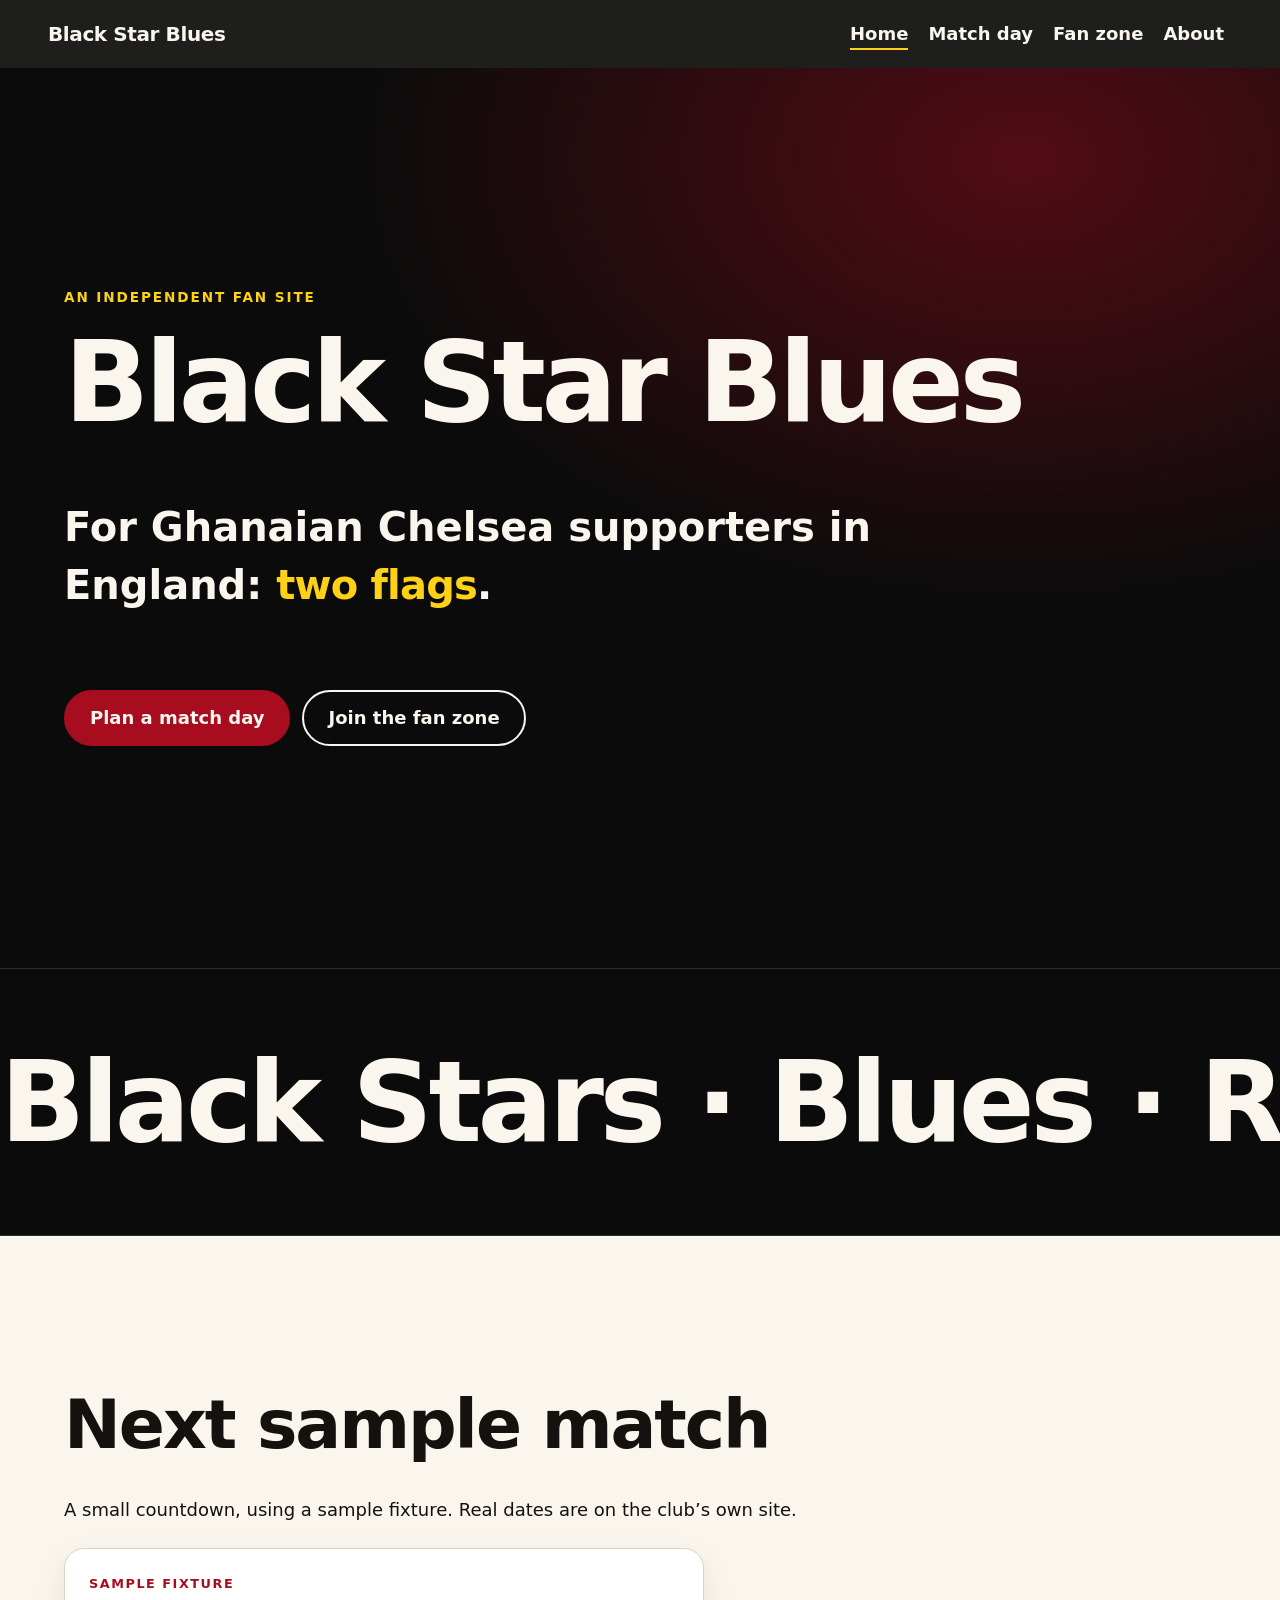
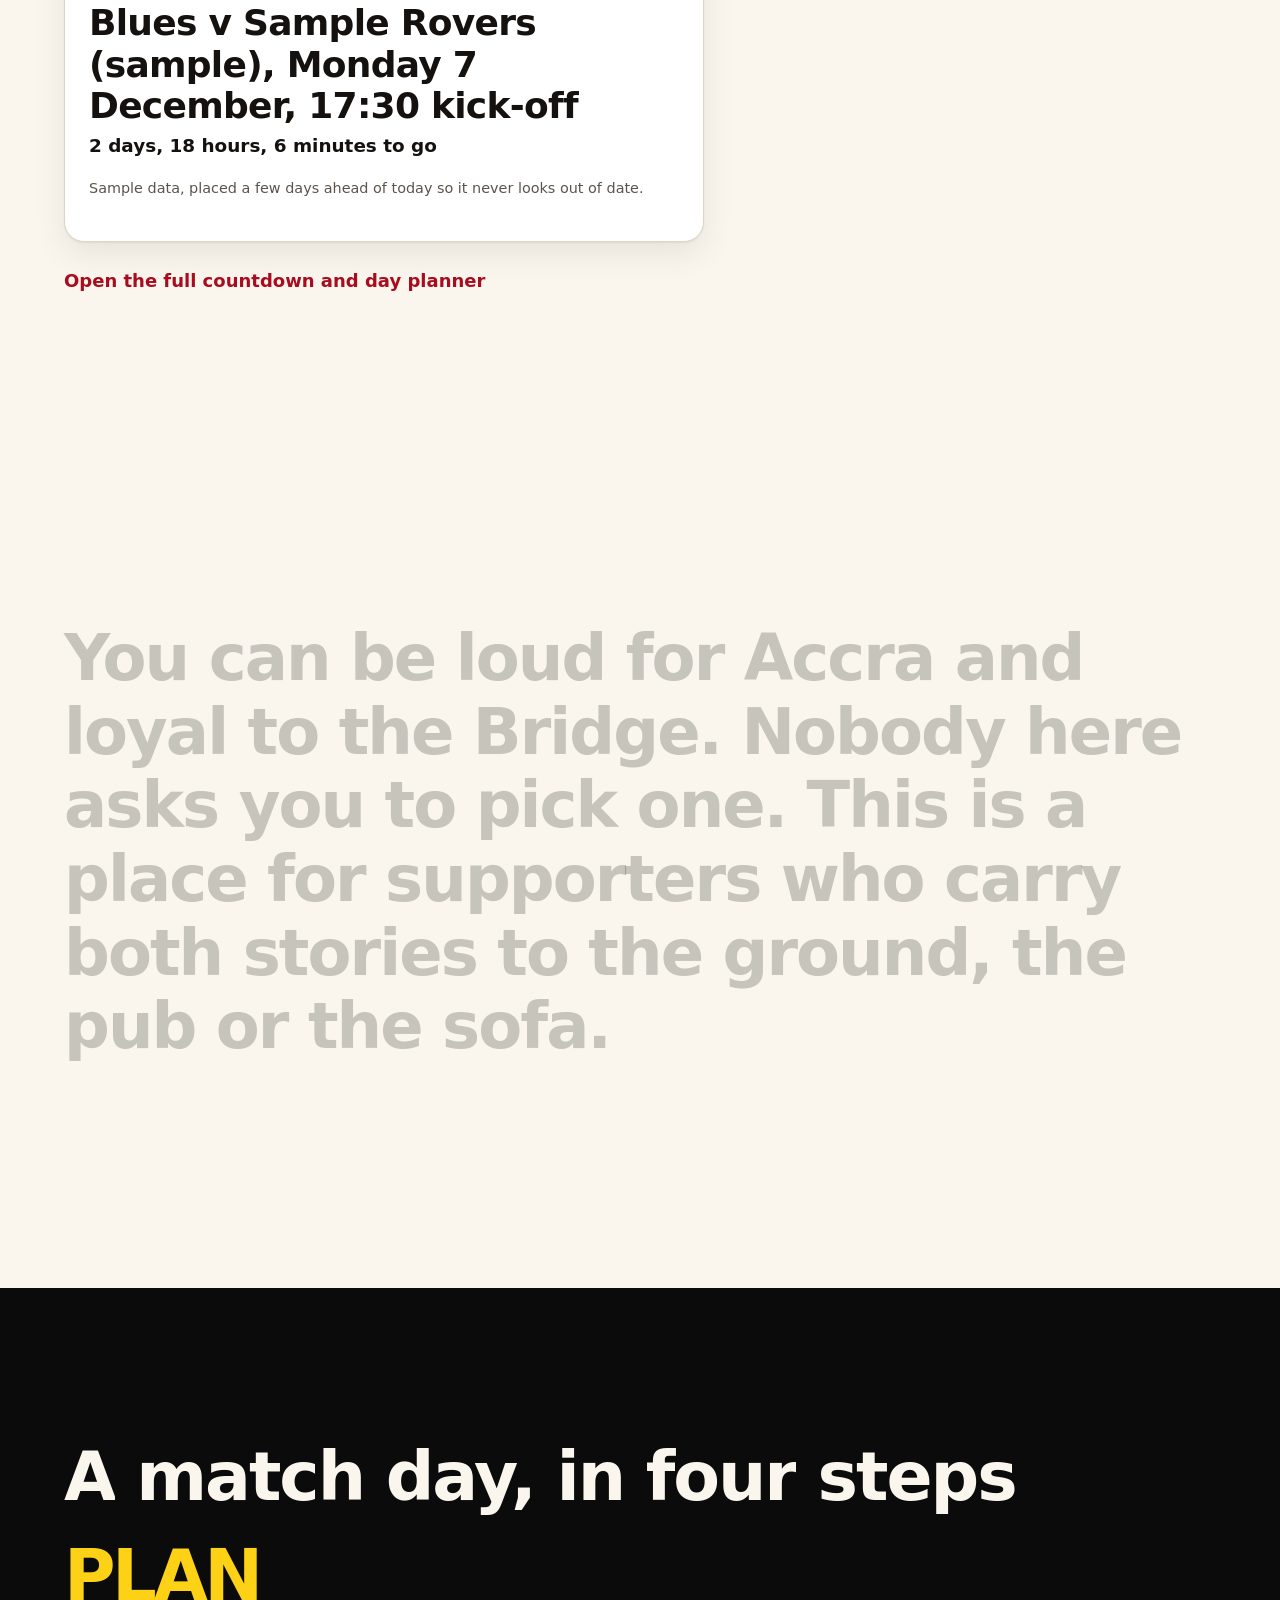
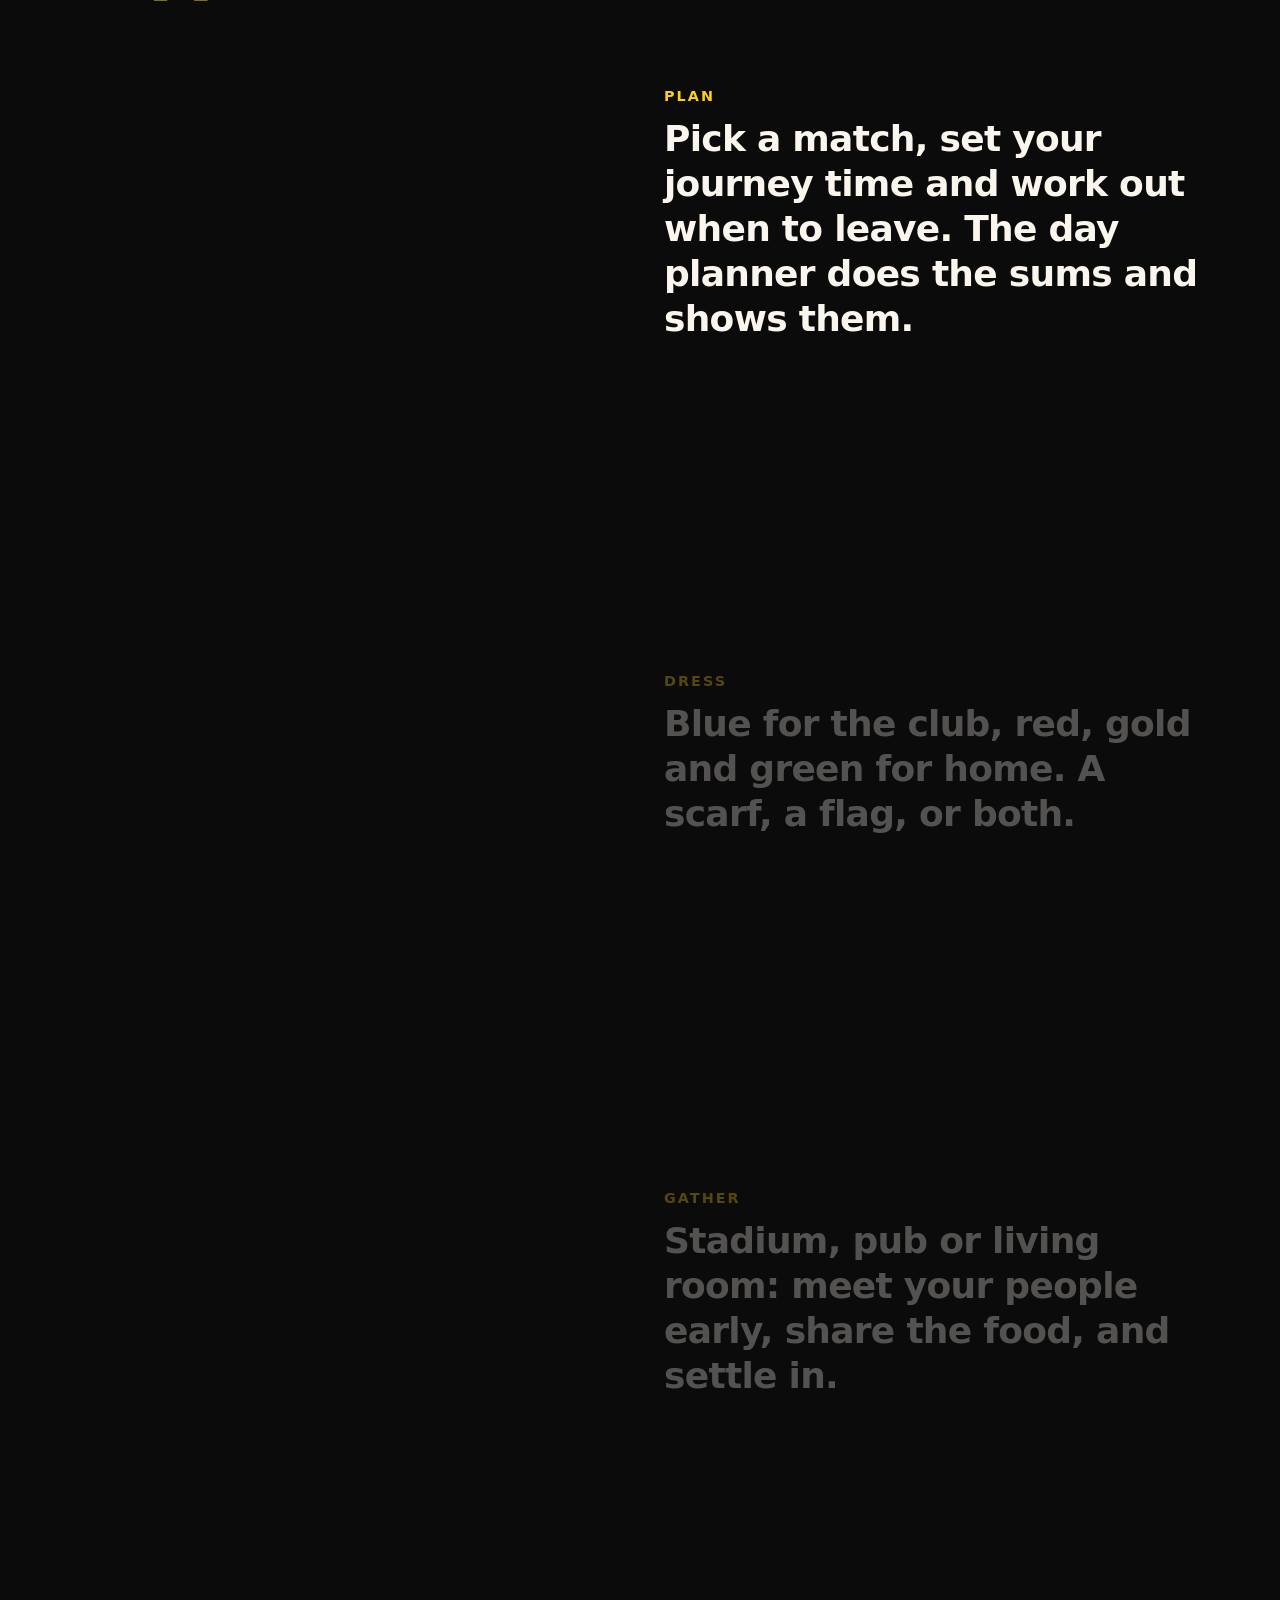
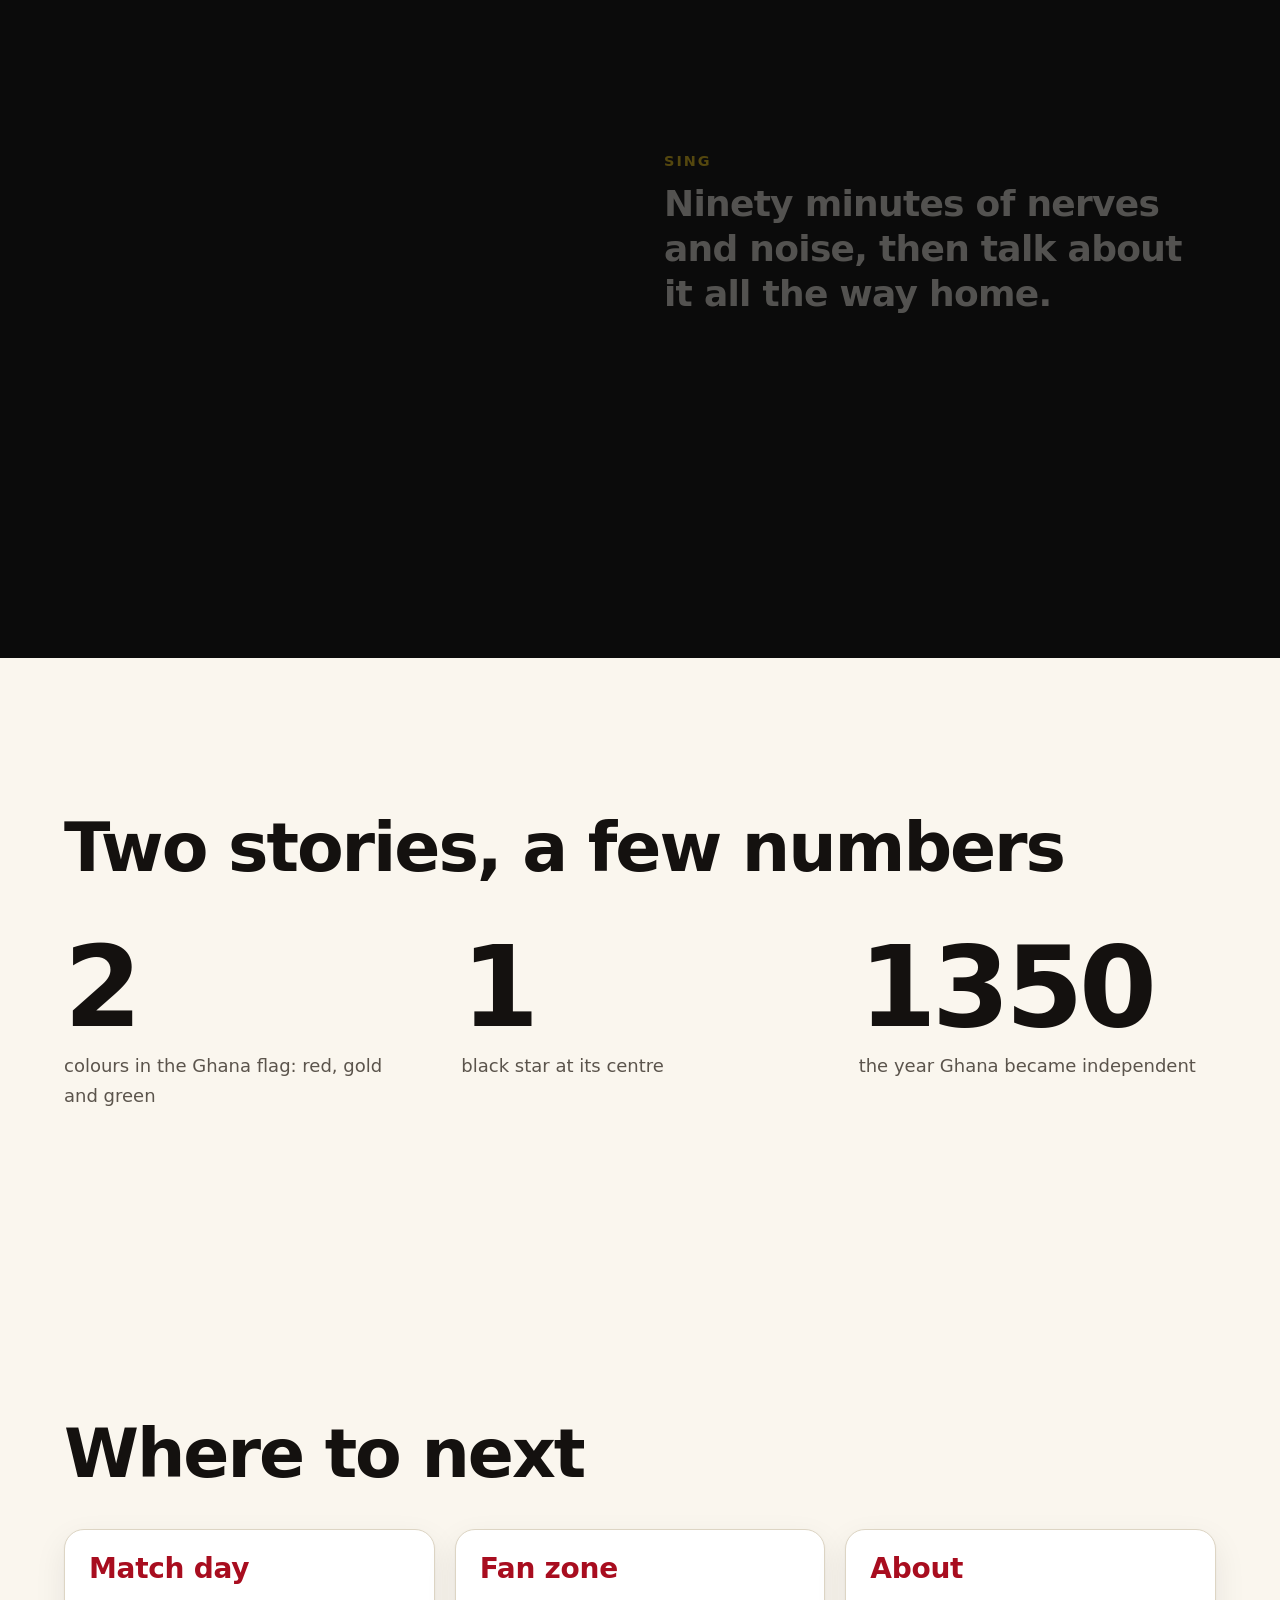
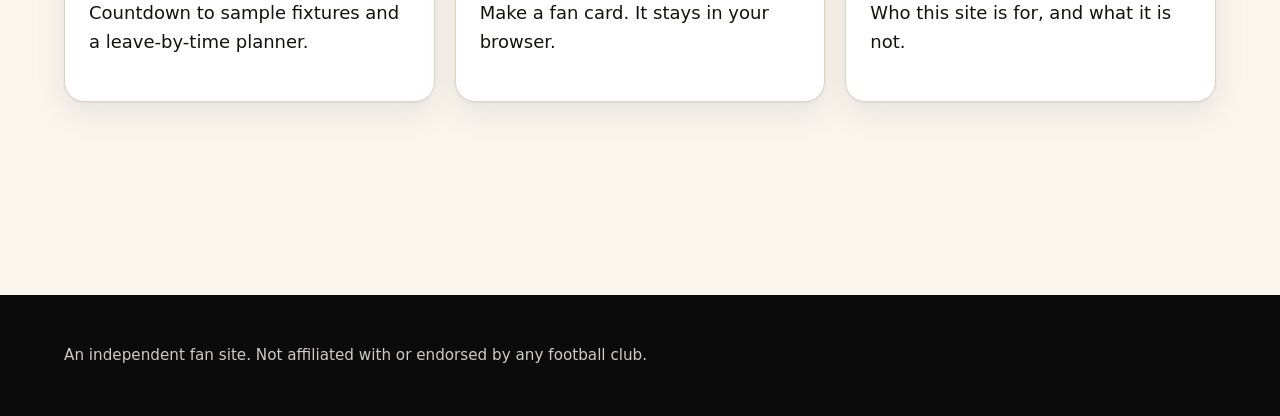
<file: index.html>
<!doctype html>
<html lang="en">
<head>
<meta charset="utf-8">
<meta name="viewport" content="width=device-width, initial-scale=1">
<title>Home | Black Star Blues</title>
<meta name="description" content="An independent fan site for Ghanaian Chelsea supporters in England: match-day countdown, a plan-your-day tool and a fan sign-up.">
<link rel="stylesheet" href="css/tokens.css">
<link rel="stylesheet" href="css/layout.css">
<link rel="stylesheet" href="css/site.css">
</head>
<body>
<a class="skip" href="#main">Skip to content</a>
<header class="site-header"><a class="brand" href="index.html">Black Star Blues</a>
<nav aria-label="Main"><a href="index.html">Home</a><a href="pages/match-day.html">Match day</a><a href="pages/fan-zone.html">Fan zone</a><a href="pages/about.html">About</a></nav></header>
<main id="main">
<section class="hero" aria-labelledby="hero-title">
<p class="eyebrow">An independent fan site</p>
<h1 id="hero-title">Black Star Blues</h1>
<p class="lead">For Ghanaian Chelsea supporters in England: <span class="kinetic" data-words="two flags|one love|red, gold and green|blue on match day">two flags</span>.</p>
<p class="hero-actions"><a class="btn" href="pages/match-day.html">Plan a match day</a> <a class="btn btn-ghost" href="pages/fan-zone.html">Join the fan zone</a></p>
</section>

<section class="band band-dark" aria-label="Words from the stands">
<div class="marquee" aria-hidden="true"><p>Black Stars &middot; Blues &middot; Red, gold and green &middot; Kenkey and chips &middot; West London &middot; Accra and Fulham &middot; Together &middot; Black Stars &middot; Blues &middot; Red, gold and green &middot; Kenkey and chips &middot; West London &middot; Accra and Fulham &middot; Together &middot;</p></div>
</section>

<section class="section" aria-labelledby="next-title">
<h2 id="next-title">Next sample match</h2>
<p>A small countdown, using a sample fixture. Real dates are on the club&rsquo;s own site.</p>
<div class="tool" data-tool="next-match">
<p class="tool-label">Sample fixture</p>
<p class="big" data-next-title>Loading&hellip;</p>
<p class="tool-time" data-next-countdown></p>
<p class="note">Sample data, placed a few days ahead of today so it never looks out of date.</p>
</div>
<p><a class="link" href="pages/match-day.html">Open the full countdown and day planner</a></p>
</section>

<section class="section statement-section" aria-label="Our idea">
<p class="statement" data-statement>You can be loud for Accra and loyal to the Bridge. Nobody here asks you to pick one. This is a place for supporters who carry both stories to the ground, the pub or the sofa.</p>
</section>

<section class="section band-dark scrolly" aria-labelledby="day-title">
<h2 id="day-title">A match day, in four steps</h2>
<div class="scrolly-word" aria-hidden="true" data-scrolly-word>Plan</div>
<ol class="steps">
<li class="step" data-word="Plan"><h3>Plan</h3><p>Pick a match, set your journey time and work out when to leave. The day planner does the sums and shows them.</p></li>
<li class="step" data-word="Dress"><h3>Dress</h3><p>Blue for the club, red, gold and green for home. A scarf, a flag, or both.</p></li>
<li class="step" data-word="Gather"><h3>Gather</h3><p>Stadium, pub or living room: meet your people early, share the food, and settle in.</p></li>
<li class="step" data-word="Sing"><h3>Sing</h3><p>Ninety minutes of nerves and noise, then talk about it all the way home.</p></li>
</ol>
</section>

<section class="section" aria-labelledby="facts-title">
<h2 id="facts-title">Two stories, a few numbers</h2>
<ul class="stats">
<li><span class="num" data-count="3">3</span><span class="label">colours in the Ghana flag: red, gold and green</span></li>
<li><span class="num" data-count="1">1</span><span class="label">black star at its centre</span></li>
<li><span class="num" data-count="1957">1957</span><span class="label">the year Ghana became independent</span></li>
</ul>
</section>

<section class="section" aria-labelledby="go-title">
<h2 id="go-title">Where to next</h2>
<ul class="cards">
<li class="card"><h3><a href="pages/match-day.html">Match day</a></h3><p>Countdown to sample fixtures and a leave-by-time planner.</p></li>
<li class="card"><h3><a href="pages/fan-zone.html">Fan zone</a></h3><p>Make a fan card. It stays in your browser.</p></li>
<li class="card"><h3><a href="pages/about.html">About</a></h3><p>Who this site is for, and what it is not.</p></li>
</ul>
</section>
</main>
<footer class="site-footer"><p>An independent fan site. Not affiliated with or endorsed by any football club.</p></footer>
<script src="js/nav.js"></script>
<script src="js/motion.js"></script>
<script src="js/tools.js"></script>
<script src="js/app.js"></script>
</body>
</html>
</file>
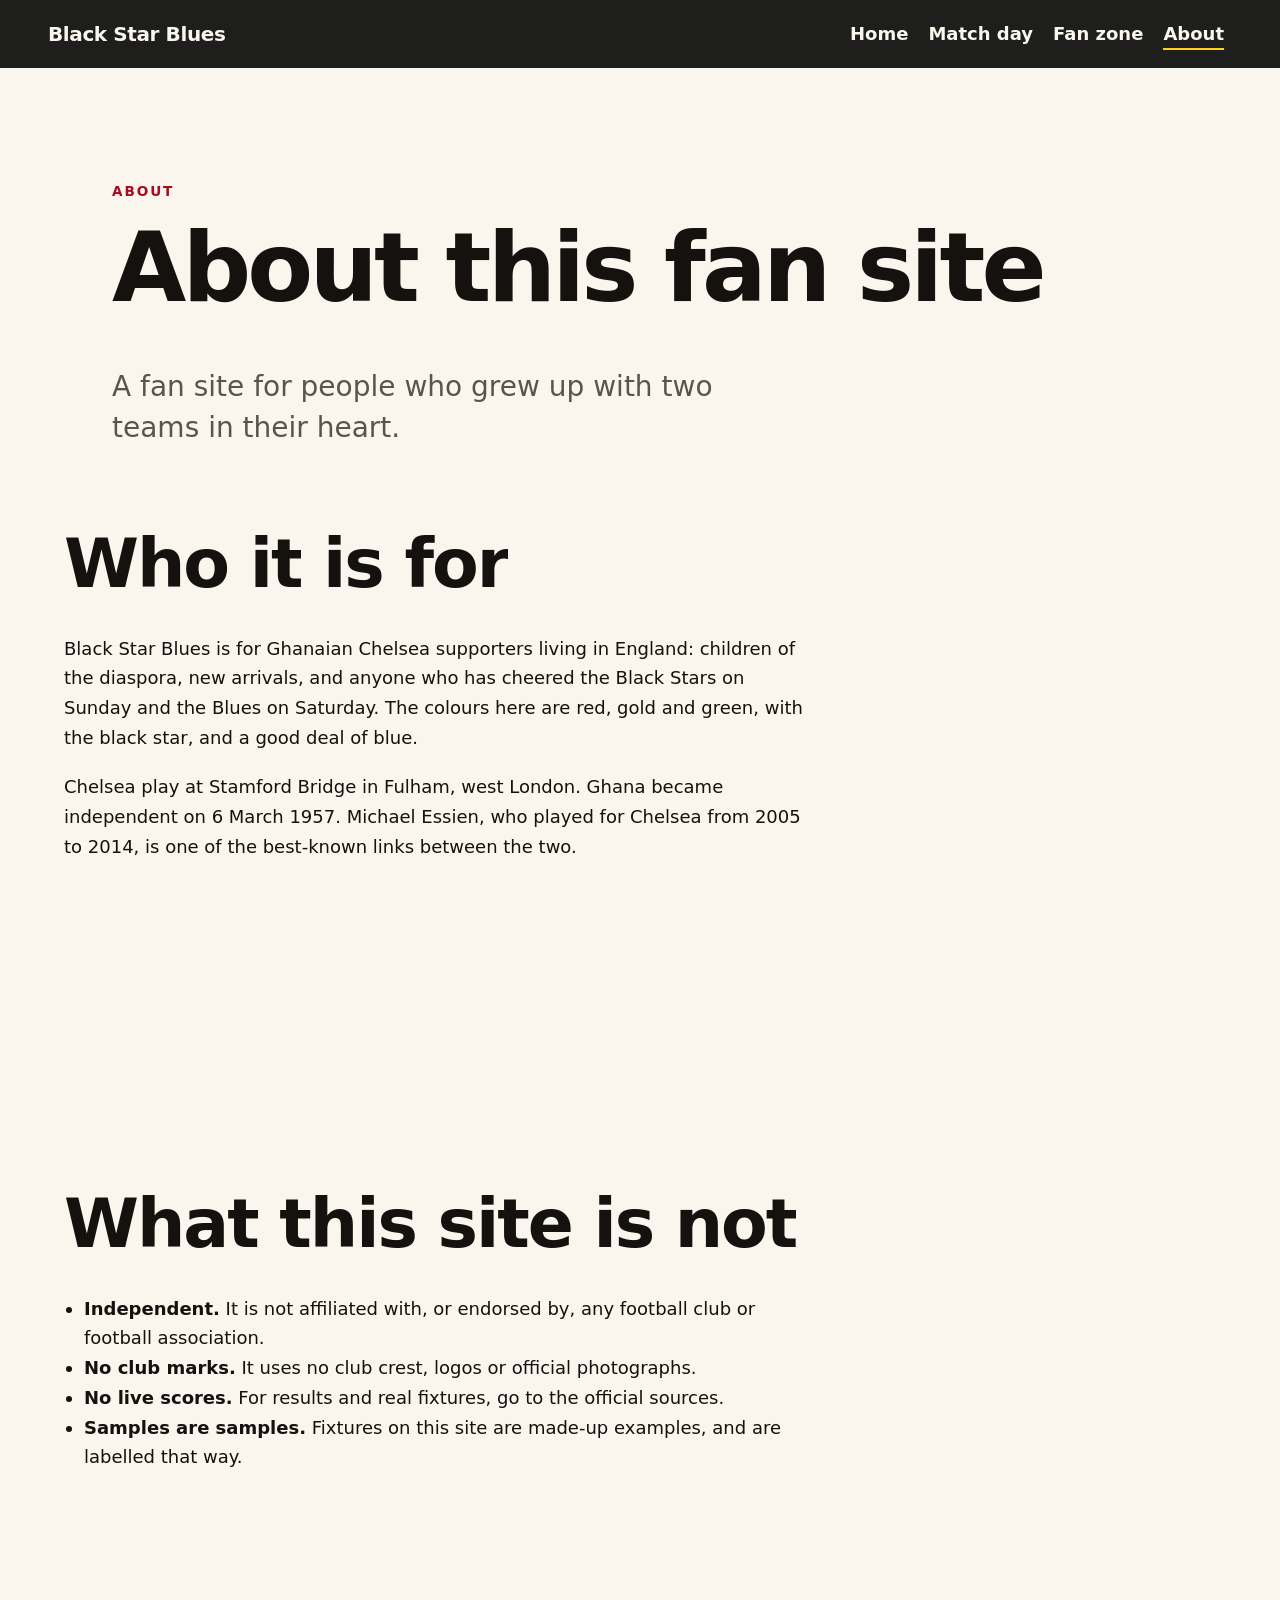
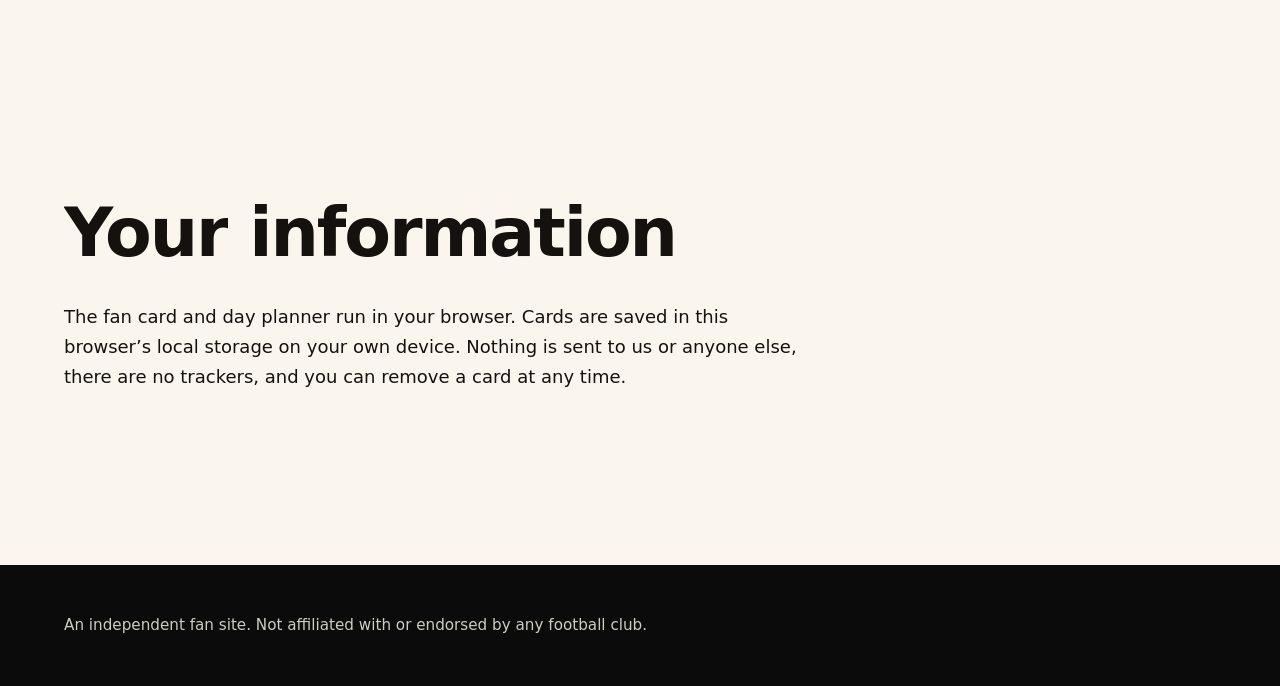
<file: pages/about.html>
<!doctype html>
<html lang="en">
<head>
<meta charset="utf-8">
<meta name="viewport" content="width=device-width, initial-scale=1">
<title>About | Black Star Blues</title>
<meta name="description" content="What Black Star Blues is, who it is for, and what it is not.">
<link rel="stylesheet" href="../css/tokens.css">
<link rel="stylesheet" href="../css/layout.css">
<link rel="stylesheet" href="../css/site.css">
</head>
<body>
<a class="skip" href="#main">Skip to content</a>
<header class="site-header"><a class="brand" href="../index.html">Black Star Blues</a>
<nav aria-label="Main"><a href="../index.html">Home</a><a href="../pages/match-day.html">Match day</a><a href="../pages/fan-zone.html">Fan zone</a><a href="../pages/about.html">About</a></nav></header>
<main id="main">
<p class="eyebrow">About</p>
<h1>About this fan site</h1>
<p class="lead">A fan site for people who grew up with two teams in their heart.</p>

<section class="section" aria-labelledby="who-title">
<h2 id="who-title">Who it is for</h2>
<p>Black Star Blues is for Ghanaian Chelsea supporters living in England: children of the diaspora, new arrivals, and anyone who has cheered the Black Stars on Sunday and the Blues on Saturday. The colours here are red, gold and green, with the black star, and a good deal of blue.</p>
<p>Chelsea play at Stamford Bridge in Fulham, west London. Ghana became independent on 6 March 1957. Michael Essien, who played for Chelsea from 2005 to 2014, is one of the best-known links between the two.</p>
</section>

<section class="section" aria-labelledby="not-title">
<h2 id="not-title">What this site is not</h2>
<ul class="list">
<li><strong>Independent.</strong> It is not affiliated with, or endorsed by, any football club or football association.</li>
<li><strong>No club marks.</strong> It uses no club crest, logos or official photographs.</li>
<li><strong>No live scores.</strong> For results and real fixtures, go to the official sources.</li>
<li><strong>Samples are samples.</strong> Fixtures on this site are made-up examples, and are labelled that way.</li>
</ul>
</section>

<section class="section" aria-labelledby="priv-title">
<h2 id="priv-title">Your information</h2>
<p>The fan card and day planner run in your browser. Cards are saved in this browser&rsquo;s local storage on your own device. Nothing is sent to us or anyone else, there are no trackers, and you can remove a card at any time.</p>
</section>
</main>
<footer class="site-footer"><p>An independent fan site. Not affiliated with or endorsed by any football club.</p></footer>
<script src="../js/nav.js"></script>
<script src="../js/motion.js"></script>
<script src="../js/tools.js"></script>
<script src="../js/app.js"></script>
</body>
</html>
</file>
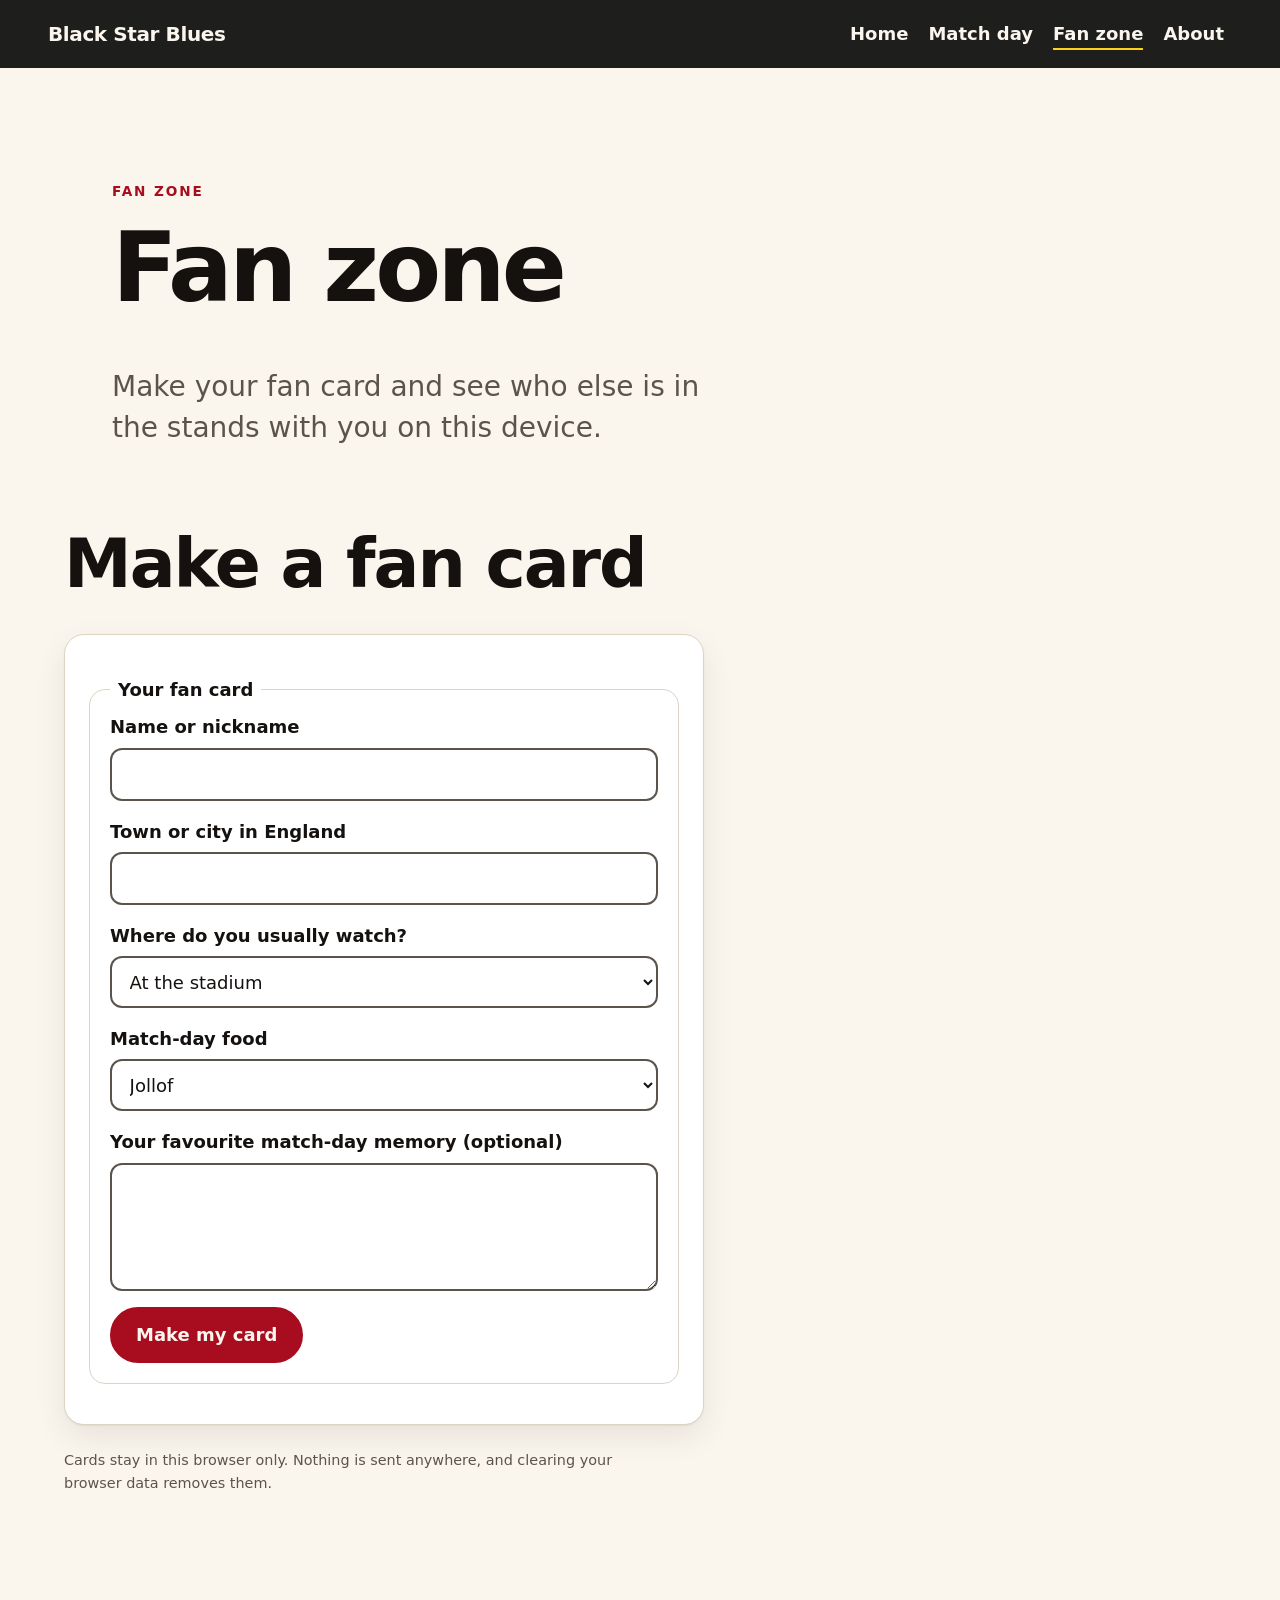
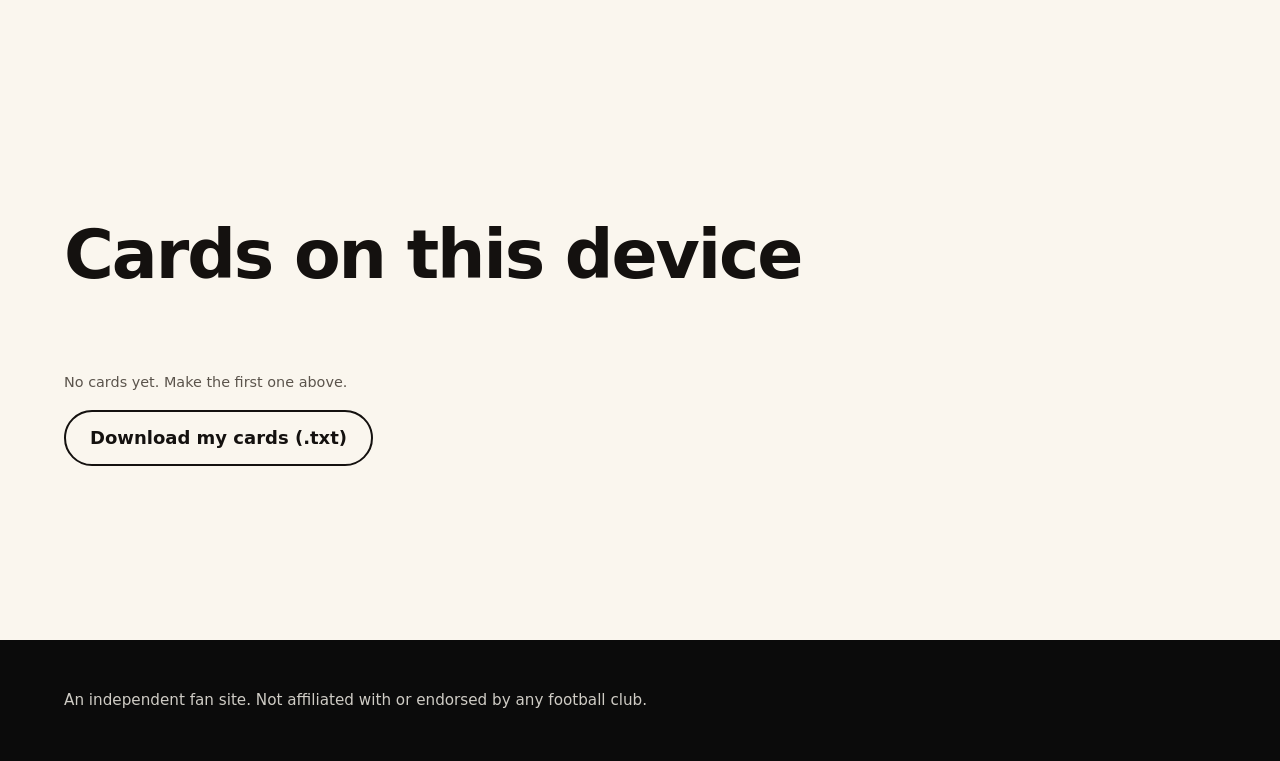
<file: pages/fan-zone.html>
<!doctype html>
<html lang="en">
<head>
<meta charset="utf-8">
<meta name="viewport" content="width=device-width, initial-scale=1">
<title>Fan zone | Black Star Blues</title>
<meta name="description" content="Make a fan card. It stays in your browser; nothing is sent anywhere.">
<link rel="stylesheet" href="../css/tokens.css">
<link rel="stylesheet" href="../css/layout.css">
<link rel="stylesheet" href="../css/site.css">
</head>
<body>
<a class="skip" href="#main">Skip to content</a>
<header class="site-header"><a class="brand" href="../index.html">Black Star Blues</a>
<nav aria-label="Main"><a href="../index.html">Home</a><a href="../pages/match-day.html">Match day</a><a href="../pages/fan-zone.html">Fan zone</a><a href="../pages/about.html">About</a></nav></header>
<main id="main">
<p class="eyebrow">Fan zone</p>
<h1>Fan zone</h1>
<p class="lead">Make your fan card and see who else is in the stands with you on this device.</p>

<section class="section" aria-labelledby="join-title">
<h2 id="join-title">Make a fan card</h2>
<form class="tool" data-tool="signup" novalidate>
<fieldset>
<legend>Your fan card</legend>
<p class="field"><label for="fn-name">Name or nickname</label><input id="fn-name" name="name" type="text" maxlength="40" autocomplete="nickname" required aria-describedby="fn-name-err"><span class="error" id="fn-name-err" hidden></span></p>
<p class="field"><label for="fn-city">Town or city in England</label><input id="fn-city" name="city" type="text" maxlength="40" autocomplete="address-level2" required aria-describedby="fn-city-err"><span class="error" id="fn-city-err" hidden></span></p>
<p class="field"><label for="fn-how">Where do you usually watch?</label>
<select id="fn-how" name="how"><option value="at the stadium">At the stadium</option><option value="in a pub">In a pub</option><option value="at home">At home</option><option value="wherever I can">Wherever I can</option></select></p>
<p class="field"><label for="fn-food">Match-day food</label>
<select id="fn-food" name="food"><option value="jollof">Jollof</option><option value="kenkey">Kenkey</option><option value="waakye">Waakye</option><option value="pie and chips">Pie and chips</option><option value="whatever is going">Whatever is going</option></select></p>
<p class="field"><label for="fn-note">Your favourite match-day memory (optional)</label><textarea id="fn-note" name="note" rows="3" maxlength="200"></textarea></p>
<button class="btn" type="submit">Make my card</button>
</fieldset>
</form>
<p class="status" id="fn-status" role="status" aria-live="polite" tabindex="-1"></p>
<p class="note">Cards stay in this browser only. Nothing is sent anywhere, and clearing your browser data removes them.</p>
</section>

<section class="section" aria-labelledby="cards-title">
<h2 id="cards-title">Cards on this device</h2>
<ul class="cards" id="fn-list"></ul>
<p class="note" id="fn-empty">No cards yet. Make the first one above.</p>
<p><button class="btn btn-ghost" type="button" id="fn-download" hidden>Download my cards (.txt)</button></p>
</section>
</main>
<footer class="site-footer"><p>An independent fan site. Not affiliated with or endorsed by any football club.</p></footer>
<script src="../js/nav.js"></script>
<script src="../js/motion.js"></script>
<script src="../js/tools.js"></script>
<script src="../js/app.js"></script>
</body>
</html>
</file>
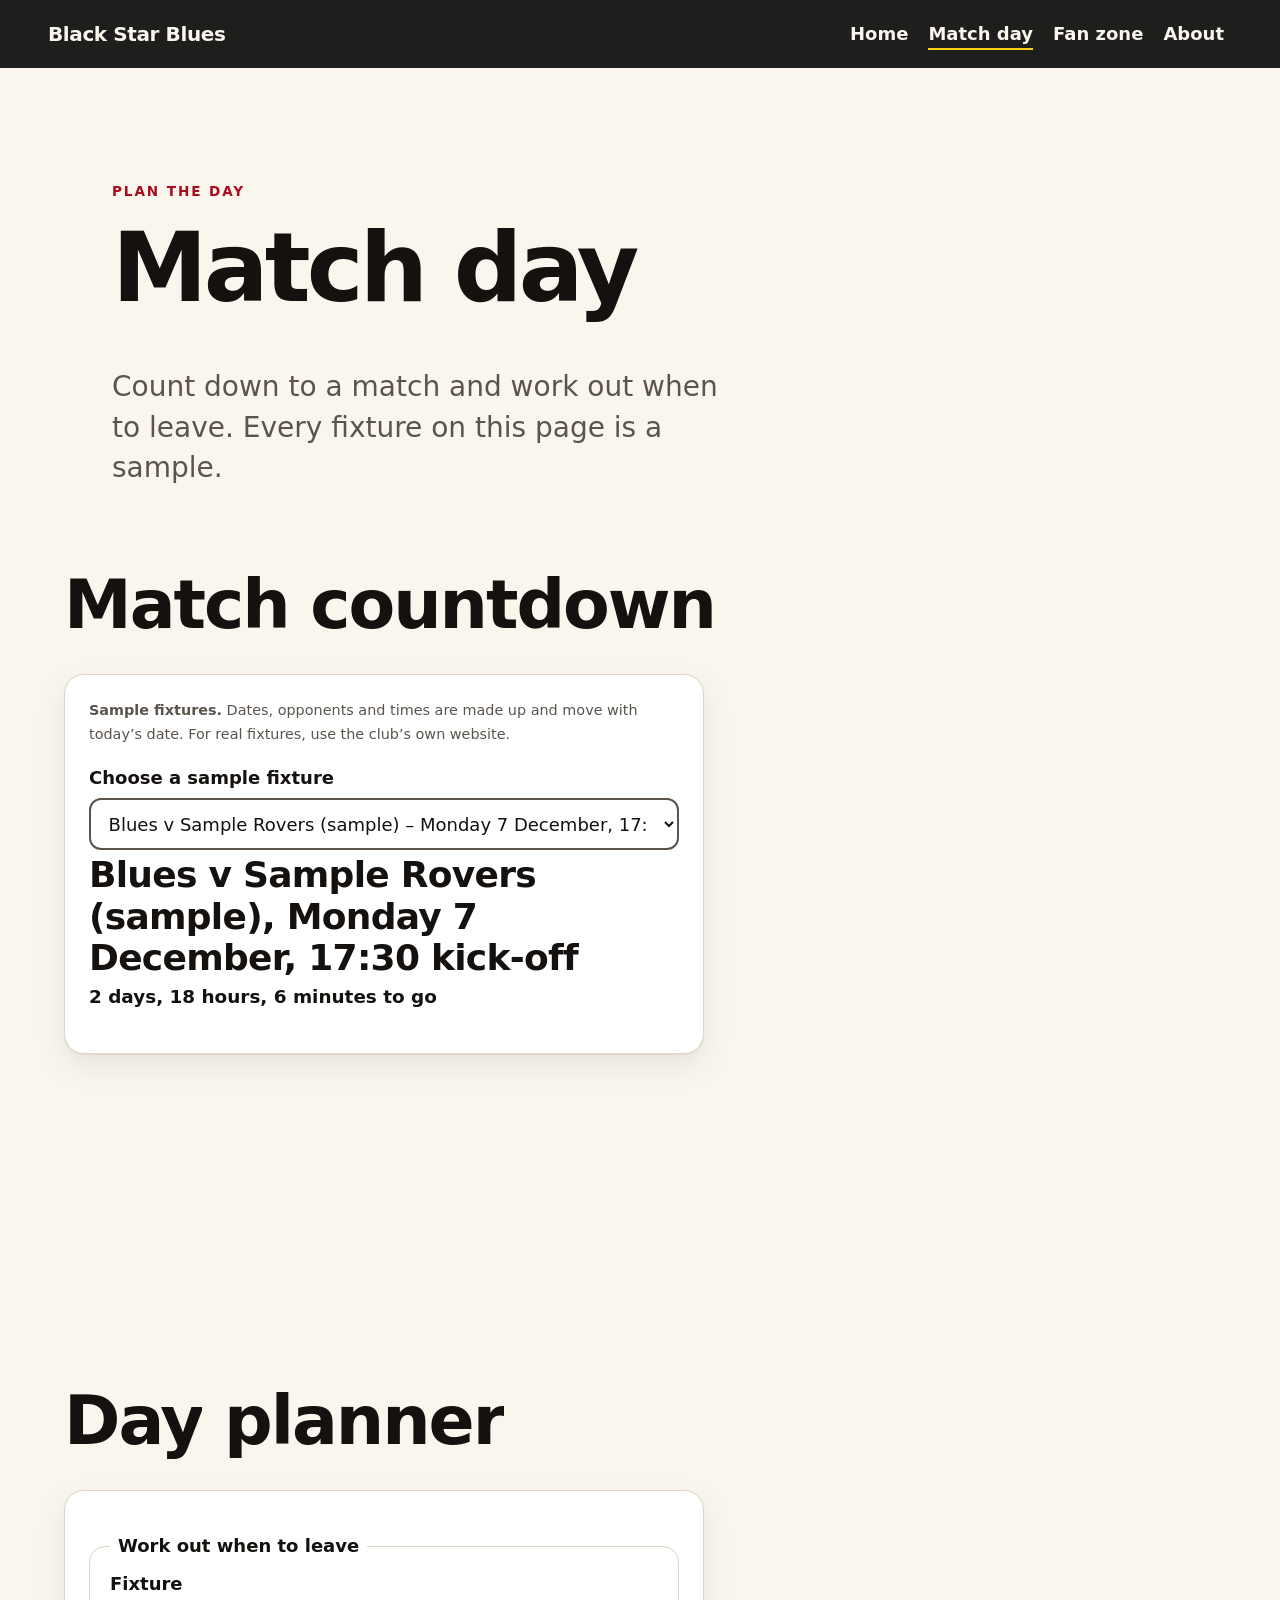
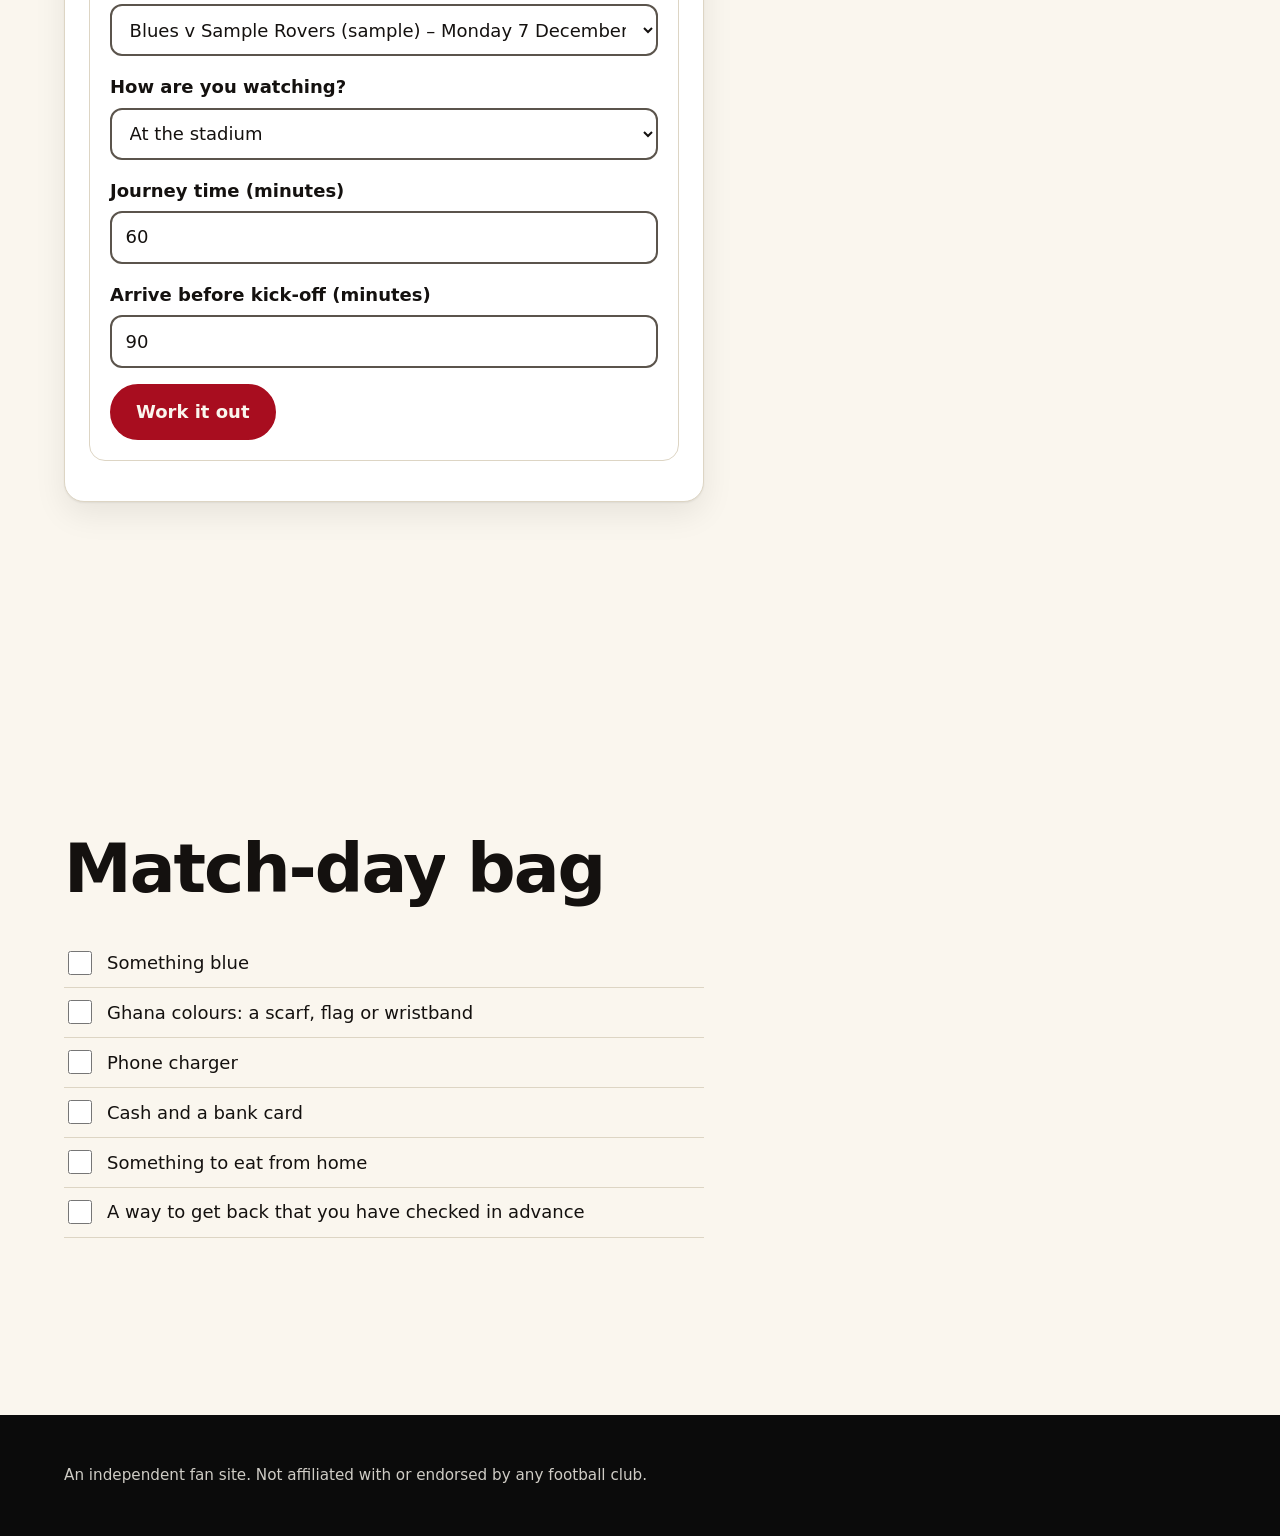
<file: pages/match-day.html>
<!doctype html>
<html lang="en">
<head>
<meta charset="utf-8">
<meta name="viewport" content="width=device-width, initial-scale=1">
<title>Match day | Black Star Blues</title>
<meta name="description" content="A countdown to sample fixtures and a leave-by-time planner for Chelsea match days.">
<link rel="stylesheet" href="../css/tokens.css">
<link rel="stylesheet" href="../css/layout.css">
<link rel="stylesheet" href="../css/site.css">
</head>
<body>
<a class="skip" href="#main">Skip to content</a>
<header class="site-header"><a class="brand" href="../index.html">Black Star Blues</a>
<nav aria-label="Main"><a href="../index.html">Home</a><a href="../pages/match-day.html">Match day</a><a href="../pages/fan-zone.html">Fan zone</a><a href="../pages/about.html">About</a></nav></header>
<main id="main">
<p class="eyebrow">Plan the day</p>
<h1>Match day</h1>
<p class="lead">Count down to a match and work out when to leave. Every fixture on this page is a sample.</p>

<section class="section" aria-labelledby="count-title">
<h2 id="count-title">Match countdown</h2>
<div class="tool" data-tool="countdown">
<p class="note"><strong>Sample fixtures.</strong> Dates, opponents and times are made up and move with today&rsquo;s date. For real fixtures, use the club&rsquo;s own website.</p>
<label for="fx-select">Choose a sample fixture</label>
<select id="fx-select" data-fixture-select></select>
<p class="big" data-fx-title></p>
<p class="tool-time" data-fx-countdown></p>
<p class="status" id="fx-status" role="status" aria-live="polite"></p>
</div>
</section>

<section class="section" aria-labelledby="plan-title">
<h2 id="plan-title">Day planner</h2>
<form class="tool" data-tool="planner" novalidate>
<fieldset>
<legend>Work out when to leave</legend>
<p class="field"><label for="pl-fixture">Fixture</label><select id="pl-fixture" data-fixture-select></select></p>
<p class="field"><label for="pl-how">How are you watching?</label>
<select id="pl-how"><option value="stadium">At the stadium</option><option value="pub">In a pub</option><option value="home">At home with friends</option></select></p>
<p class="field"><label for="pl-travel">Journey time (minutes)</label><input id="pl-travel" type="number" inputmode="numeric" min="0" max="300" step="5" value="60"></p>
<p class="field"><label for="pl-early">Arrive before kick-off (minutes)</label><input id="pl-early" type="number" inputmode="numeric" min="0" max="240" step="5" value="90"></p>
<p class="error" id="pl-error" role="alert" hidden></p>
<button class="btn" type="submit">Work it out</button>
</fieldset>
<div class="result" id="pl-result" role="status" aria-live="polite" tabindex="-1"></div>
</form>
</section>

<section class="section" aria-labelledby="bag-title">
<h2 id="bag-title">Match-day bag</h2>
<ul class="checks" data-bag>
<li>Something blue</li><li>Ghana colours: a scarf, flag or wristband</li><li>Phone charger</li><li>Cash and a bank card</li><li>Something to eat from home</li><li>A way to get back that you have checked in advance</li>
</ul>
</section>
</main>
<footer class="site-footer"><p>An independent fan site. Not affiliated with or endorsed by any football club.</p></footer>
<script src="../js/nav.js"></script>
<script src="../js/motion.js"></script>
<script src="../js/tools.js"></script>
<script src="../js/app.js"></script>
</body>
</html>
</file>
<file: css/tokens.css>
/* Design tokens: black-star-blues. Ghanaian red, gold and green with black; typography-led, no images.
   One accent per surface: gold on dark, red on light. Green is a supporting accent.
   Contrast (hand-calculated, WCAG AA):
     light surfaces: ink on paper ~16:1, muted on paper ~6.9:1, red-600 on paper ~5.5:1, green-700 on paper ~6.4:1
     dark surfaces:  paper on black ~17:1, muted-on-dark on black ~9:1, gold on black ~13:1,
                     red-on-dark on black ~7:1, green-on-dark on black ~9.5:1
     fills:          black text on gold ~13:1, white text on red-600 ~5.5:1, white text on green-700 ~6.4:1
   Never use gold as text on light, and never use red-600 or green-700 as text on dark: use the -on-dark tokens.
   Type: system fonts only, bold display scale with clamp(), tight tracking on large type.
   Pair --surface-* with --on-* (text) so light and dark sections stay AA. */
:root {
  /* brand */
  --red-600: #ce1126;
  --red-700: #a80d1f;
  --gold-400: #fcd116;
  --gold-300: #fde26a;
  --green-700: #006b3f;
  --green-800: #004d2d;
  --black: #0b0b0b;
  --white: #ffffff;

  /* text and surfaces: light */
  --paper: #faf6ee;
  --paper-2: #f1ebdd;
  --ink: #14110f;
  --muted: #5b544c;
  --line: #ddd5c4;

  /* text and surfaces: dark */
  --night: #0b0b0b;
  --night-2: #17140f;
  --on-night: #faf6ee;
  --muted-on-night: #b9b2a6;
  --line-on-night: #2e2a23;

  /* accents that pass on dark */
  --red-on-dark: #ff6b6b;
  --green-on-dark: #3fcf8e;

  /* semantic */
  --accent-light: var(--red-600);
  --accent-dark: var(--gold-400);
  --link-light: var(--red-700);
  --link-dark: var(--gold-400);
  --focus: #0b63ce;
  --focus-on-dark: #8fc2ff;
  --success: #1e6b45;
  --success-bg: #e6f4ec;
  --error: #b3261e;
  --error-bg: #fdecea;
  --booked-bg: var(--paper-2);

  /* gradients (soft glows and gradient text) */
  --gradient-flag: linear-gradient(90deg, var(--red-600), var(--gold-400), var(--green-700));
  --gradient-flag-on-dark: linear-gradient(90deg, var(--red-on-dark), var(--gold-400), var(--green-on-dark));
  --glow-gold: radial-gradient(60% 60% at 50% 40%, rgba(252, 209, 22, 0.22), transparent 70%);

  /* fonts */
  --font-body: system-ui, -apple-system, "Segoe UI", Roboto, "Helvetica Neue", Arial, sans-serif;
  --font-display: system-ui, -apple-system, "Segoe UI", Roboto, "Helvetica Neue", Arial, sans-serif;
  --font-mono: ui-monospace, SFMono-Regular, Menlo, Consolas, monospace;

  /* type scale: display uses clamp(), body steps are fixed */
  --text-sm: 0.9rem;
  --text-base: 1.0625rem;
  --text-md: 1.25rem;
  --text-lg: 1.6rem;
  --text-step: clamp(1.5rem, 1.1rem + 1.6vw, 2.5rem);
  --text-h2: clamp(2rem, 1.2rem + 3.6vw, 4rem);
  --text-h1: clamp(2.6rem, 1rem + 7vw, 7rem);
  --text-giant: clamp(4rem, 1rem + 14vw, 13rem);
  --leading-tight: 1.02;
  --leading-heading: 1.1;
  --leading-body: 1.65;
  --tracking-display: -0.035em;
  --tracking-heading: -0.02em;
  --weight-body: 400;
  --weight-display: 800;
  --measure: 65ch;

  /* spacing and layout */
  --space-1: 0.25rem;
  --space-2: 0.5rem;
  --space-3: 0.75rem;
  --space-4: 1rem;
  --space-5: 1.5rem;
  --space-6: 2.25rem;
  --space-7: 3.5rem;
  --space-8: 5rem;
  --section-space: clamp(5rem, 12vw, 10rem);
  --gutter: clamp(1rem, 4vw, 2.5rem);
  --content-width: 72rem;

  /* shape and depth */
  --radius-sm: 8px;
  --radius-md: 16px;
  --radius-lg: 28px;
  --radius-pill: 999px;
  --shadow-soft: 0 2px 6px rgba(11, 11, 11, 0.08), 0 14px 40px rgba(11, 11, 11, 0.1);
  --shadow-lift: 0 4px 10px rgba(11, 11, 11, 0.12), 0 22px 60px rgba(11, 11, 11, 0.16);
  --border-width: 1px;
  --focus-ring: 3px solid var(--focus);
  --focus-ring-on-dark: 3px solid var(--focus-on-dark);

  /* motion: animate only transform, opacity and filter */
  --ease-out: cubic-bezier(0.2, 0.7, 0.2, 1);
  --dur-fast: 200ms;
  --dur-base: 500ms;
  --dur-slow: 800ms;
  --dur-marquee: 60s;
  --reveal-distance: 1.25rem;
  --reveal-blur: 6px;
  --stagger: 60ms;
  --stagger-words: 55ms;
}

/* reduced motion: no movement, everything visible at once */
@media (prefers-reduced-motion: reduce) {
  :root {
    --dur-fast: 0.01ms;
    --dur-base: 0.01ms;
    --dur-slow: 0.01ms;
    --dur-marquee: 0s;
    --reveal-distance: 0;
    --reveal-blur: 0;
    --stagger: 0ms;
    --stagger-words: 0ms;
  }
}
</file>
<file: css/layout.css>
/* layout: ui/ux. Typography-led, phone first. Palette comes from tokens.css; fallbacks keep it readable until they land.
   Contract for page content (see README of this file's commit): .section(.section-dark), .hero, h1.split, .kinetic,
   .marquee, .statement, h2.mask, .scrolly, [data-count], [data-reveal], [data-parallax]. All text is in the HTML. */
@view-transition { navigation: auto; }
:root{
  --_paper:var(--paper,#faf6ee);--_surface:var(--white,#fff);--_ink:var(--ink,#14110f);
  --_dark:var(--night,#0b0b0b);--_dark2:var(--red-700,#a80d1f);--_accent:var(--gold-400,#fcd116);
  --_muted:var(--muted,#5b544c);--_line:var(--line,#ddd5c4);--_focus:var(--focus,#0b63ce);--_focus-dark:var(--focus-on-night,var(--focus-on-dark,#8fc2ff));
  --_font:var(--font-body,system-ui,-apple-system,"Segoe UI",Roboto,Arial,sans-serif);
  --_head:var(--font-display,var(--_font));
  --_max:var(--content-width,72rem);--_touch:3.25rem;--_ease:var(--ease-out,cubic-bezier(.2,.7,.2,1));
  --_space:var(--section-space,clamp(5rem,12vw,10rem));--_gutter:clamp(1.25rem,5vw,3rem);
}
*,*::before,*::after{box-sizing:border-box}
html{-webkit-text-size-adjust:100%;scroll-behavior:smooth;scroll-padding-top:5rem}
body{margin:0;background:var(--_paper);color:var(--_ink);font-family:var(--_font);font-size:1.125rem;line-height:1.65;overflow-x:hidden}
img,svg{max-width:100%;height:auto}
h1,h2,h3{font-family:var(--_head);line-height:1.05;letter-spacing:-.02em;margin:0 0 .5em;text-wrap:balance}
h1{font-size:clamp(2.75rem,10vw + .5rem,7rem);letter-spacing:-.04em;font-weight:800}
h2{font-size:clamp(2rem,6vw + .25rem,4.25rem);letter-spacing:-.03em;font-weight:800}
h3{font-size:clamp(1.25rem,2vw + .75rem,1.75rem);font-weight:700;letter-spacing:-.01em}
p{margin:0 0 1.1em}
a{color:var(--_dark2);text-underline-offset:.2em}
:focus-visible{outline:3px solid var(--_focus);outline-offset:3px;border-radius:2px}
.site-header :focus-visible,.site-footer :focus-visible,.section-dark :focus-visible,.band :focus-visible,.hero :focus-visible{outline-color:var(--_focus-dark)}
.sr-only{position:absolute;width:1px;height:1px;margin:-1px;padding:0;overflow:hidden;clip:rect(0 0 0 0);white-space:nowrap;border:0}

.skip{position:absolute;left:.5rem;top:-4rem;z-index:200;padding:.75rem 1rem;background:var(--_dark);color:var(--_paper);border-radius:6px;text-decoration:none}
.skip:focus{top:.5rem}

/* reading progress */
.progress{position:fixed;left:0;top:0;right:0;height:4px;z-index:150;background:linear-gradient(90deg,var(--_accent),var(--_dark2));transform:scaleX(0);transform-origin:0 50%;pointer-events:none}

/* header + nav (sticky, glassy; menu button on phones) */
.site-header{position:sticky;top:0;z-index:100;display:flex;flex-wrap:wrap;align-items:center;justify-content:space-between;gap:.25rem 1rem;padding:.5rem var(--_gutter);background:color-mix(in srgb,var(--_dark) 92%,transparent);backdrop-filter:blur(10px);color:var(--_paper)}
.brand{color:var(--_paper);font-family:var(--_head);font-weight:800;font-size:1.25rem;letter-spacing:-.02em;text-decoration:none;padding:.5rem 0}
.site-header nav{flex-basis:100%;display:grid;gap:.25rem;padding-bottom:.5rem}
.site-header nav a{position:relative;display:flex;align-items:center;min-height:var(--_touch);padding:.25rem .5rem;color:var(--_paper);text-decoration:none;font-weight:600}
.site-header nav a::after{content:"";position:absolute;left:.5rem;right:.5rem;bottom:.6rem;height:2px;background:var(--_accent);transform:scaleX(0);transform-origin:0 50%;transition:transform .4s var(--_ease)}
.site-header nav a:hover::after,.site-header nav a[aria-current="page"]::after{transform:scaleX(1)}
.nav-toggle{display:none;font:inherit;font-weight:700;min-height:var(--_touch);padding:.5rem 1.1rem;background:transparent;color:var(--_paper);border:2px solid var(--_paper);border-radius:999px;cursor:pointer}
.nav-toggle:hover{background:var(--_dark2)}
.js .nav-toggle{display:inline-flex;align-items:center}
.js .site-header nav[data-collapsed="true"]{display:none}

/* sections: alternate light and dark */
main{display:block}
main>:not(.hero):not(.band):not(.section){width:min(100%,var(--_max));margin-left:max(0px,calc((100% - var(--_max))/2));margin-right:auto;padding-left:var(--_gutter);padding-right:var(--_gutter)}
main>.eyebrow:first-child{padding-top:clamp(4rem,10vw,7rem)}
main>h1{font-size:clamp(2.75rem,9vw,6rem)}
main>.lead{margin-bottom:0}
main>.lead+.section{padding-top:clamp(3rem,7vw,5rem)}
.section{padding:var(--_space) var(--_gutter)}
.section>*{width:min(100%,var(--_max));margin-left:max(0px,calc((100% - var(--_max))/2));margin-right:auto}
.section p,.section li{max-width:65ch}
.section-dark,.band-dark.section{background:var(--_dark);color:var(--_paper)}
.section-dark a,.band-dark a,.hero a{color:var(--_accent)}
.section-dark a.button,.hero a.button,.section-dark a.btn,.hero a.btn{color:var(--_paper)}
.section-dark a.button-light,.hero a.button-light{color:var(--_ink)}
.section-dark a.button-ghost,.hero a.button-ghost,.section-dark a.btn-ghost,.hero a.btn-ghost{color:var(--_paper)}
.section-dark h1,.section-dark h2,.section-dark h3,.band-dark h2,.band-dark h3{color:var(--_paper)}
.lede,.lead{font-size:clamp(1.2rem,1.5vw + .9rem,1.75rem);line-height:1.45;color:var(--_muted);max-width:40ch}
.section-dark .lede,.hero .lede,.section-dark .lead,.hero .lead{color:color-mix(in srgb,var(--_paper) 82%,transparent)}
.eyebrow{font-size:.85rem;font-weight:700;letter-spacing:.14em;text-transform:uppercase;color:var(--_dark2);margin-bottom:1rem}
.section-dark .eyebrow,.hero .eyebrow{color:var(--_accent)}
.grad{background:linear-gradient(100deg,var(--_accent),#fff 55%,var(--_accent));background-size:200% 100%;-webkit-background-clip:text;background-clip:text;color:transparent;-webkit-text-fill-color:transparent}
.section:not(.section-dark) .grad{background-image:linear-gradient(100deg,var(--_dark2),var(--_dark) 60%,var(--_dark2))}

/* hero: full screen, headline revealed word by word */
.hero{position:relative;min-height:100svh;display:flex;flex-direction:column;justify-content:center;padding:6rem var(--_gutter) 5rem;background:radial-gradient(60rem 40rem at 80% 10%,color-mix(in srgb,var(--_dark2) 45%,transparent),transparent 70%),var(--_dark);color:var(--_paper);overflow:hidden}
.hero>*{width:min(100%,var(--_max));margin-left:max(0px,calc((100% - var(--_max))/2));margin-right:auto}
.hero h1{color:var(--_paper);max-width:14ch}
.hero .actions,.hero-actions{display:flex;flex-wrap:wrap;gap:.75rem;margin-top:2rem}
.kinetic{font-weight:800;letter-spacing:-.02em}
.hero .lead{font-size:clamp(1.35rem,2.5vw + .8rem,2.5rem);max-width:30ch;font-weight:600;color:var(--_paper)}
.kinetic[data-words],.kinetic [data-rotate]{display:inline-block;color:var(--_accent);display:inline-block;color:var(--_accent);transition:opacity .45s var(--_ease),transform .45s var(--_ease),filter .45s var(--_ease)}
.kinetic.is-out,.kinetic [data-rotate].is-out{opacity:0;transform:translateY(.4em);filter:blur(6px)}

/* word split (motion.js wraps each word) */
.w{display:inline-block;white-space:pre}
.js .split .w{opacity:0;transform:translateY(.5em);filter:blur(8px);transition:opacity .8s var(--_ease),transform .8s var(--_ease),filter .8s var(--_ease);transition-delay:calc(var(--i,0) * 60ms)}
.js .split.is-in .w{opacity:1;transform:none;filter:none}

/* heading masks: each word slides up from behind a mask */
.mask .m{display:inline-block;overflow:hidden;vertical-align:top;padding-bottom:.12em;margin-bottom:-.12em}
.mask .m>span{display:inline-block}
.js .mask .m>span{transform:translateY(110%);transition:transform .9s var(--_ease);transition-delay:calc(var(--i,0) * 70ms)}
.js .mask.is-in .m>span{transform:none}

/* generic reveal */
.js [data-reveal]{opacity:0;transform:translateY(1.75rem);transition:opacity .8s var(--_ease),transform .8s var(--_ease);transition-delay:var(--d,0ms)}
.js [data-reveal].is-in{opacity:1;transform:none}

/* marquee band: dark, full bleed, giant slow words */
.band{background:var(--_dark);color:var(--_paper);padding:clamp(2.5rem,6vw,5rem) 0;overflow:hidden;border-block:1px solid color-mix(in srgb,var(--_paper) 14%,transparent)}
.marquee-track{display:flex;width:max-content;gap:0;animation:marquee 60s linear infinite}
.marquee-track>span,.marquee-track>p{flex:none;padding-right:.6em;font-family:var(--_head);font-weight:800;font-size:clamp(4rem,14vw,11rem);line-height:1;letter-spacing:-.04em;text-transform:uppercase;white-space:nowrap;color:transparent;-webkit-text-stroke:2px color-mix(in srgb,var(--_paper) 70%,transparent)}
.marquee-track>span:nth-child(even){color:var(--_paper);-webkit-text-stroke:0}
.marquee-track>p{margin:0;padding-right:1em;font-size:clamp(3rem,9vw,7rem);text-transform:none;color:var(--_paper);-webkit-text-stroke:0}
.marquee-track>span::after{content:"\2726";padding-left:.6em;color:var(--_accent);-webkit-text-stroke:0;font-size:.5em;vertical-align:.25em}
@keyframes marquee{to{transform:translateX(-50%)}}

/* statement: words fill from muted to full as you scroll past */
.statement{font-family:var(--_head);font-weight:800;font-size:clamp(1.75rem,5vw + .5rem,4rem);line-height:1.15;letter-spacing:-.03em;max-width:24ch}
.section .statement{max-width:min(var(--_max),26ch)}
.statement .w{color:color-mix(in srgb,currentColor 22%,transparent);transition:color .35s ease}
.statement .w.on{color:inherit}
.js .statement:not(.is-ready) .w{color:inherit}

/* scrollytelling: a giant word that changes beside large step text */
.scrolly{position:relative}
.scrolly-inner{display:grid;grid-template-columns:1fr;gap:2rem}
.scrolly-word{display:none;font-family:var(--_head);font-weight:800;text-transform:uppercase;letter-spacing:-.05em;line-height:.9;font-size:clamp(3rem,17vw,16rem);color:var(--_accent);overflow-wrap:break-word;transition:opacity .4s var(--_ease),transform .5s var(--_ease),filter .4s var(--_ease)}
.scrolly-word.is-swap{opacity:0;transform:translateY(.15em);filter:blur(8px)}
.scrolly-steps,.scrolly .steps{list-style:none;margin:0;padding:0;counter-reset:s}
.scrolly-steps li,.scrolly .steps li{max-width:none;min-height:60svh;display:flex;align-items:center;font-size:clamp(1.5rem,3vw + .75rem,2.5rem);line-height:1.25;font-weight:600;letter-spacing:-.02em;opacity:1;transition:opacity .5s var(--_ease)}
.scrolly-steps li p,.scrolly .steps li p{max-width:22ch;margin:0}
.js .scrolly-word{display:block;position:sticky;top:5rem;z-index:1;height:auto;padding:1rem 0;background:var(--_dark)}
.js .scrolly-steps li,.js .scrolly .steps li{opacity:.3}
.js .scrolly-steps li.is-active,.js .scrolly .steps li.is-active{opacity:1}
.scrolly .step h3{font-size:.9rem;letter-spacing:.14em;text-transform:uppercase;color:var(--_accent);margin:0 0 .75rem}
.scrolly .step p{max-width:22ch;font-size:clamp(1.4rem,2.6vw + .6rem,2.25rem);line-height:1.25;font-weight:600;letter-spacing:-.02em;margin:0}
.scrolly>h2{margin-bottom:2rem}
.scrolly>*{width:auto;margin-left:0;margin-right:0}
.scrolly{padding-left:max(var(--_gutter),calc((100% - var(--_max))/2));padding-right:max(var(--_gutter),calc((100% - var(--_max))/2))}
/* no-JS: each step shows its own word as a label */
.scrolly-steps li[data-word]::before{content:attr(data-word);display:block;font-size:.9rem;letter-spacing:.14em;text-transform:uppercase;color:var(--_accent);margin-bottom:.75rem}
.js .scrolly-steps li[data-word]::before{display:none}
.scrolly-steps li,.scrolly .steps li{flex-direction:column;align-items:flex-start;justify-content:center}

/* key numbers */
.stats{display:grid;grid-template-columns:1fr;gap:2.5rem;list-style:none;padding:0;margin:3rem auto 0}
.stats li{max-width:none}
.stat,.num{display:block;font-family:var(--_head);font-weight:800;font-size:clamp(3.5rem,12vw,7rem);line-height:1;letter-spacing:-.04em;font-variant-numeric:tabular-nums}
.stat-label,.stats .label{display:block;margin-top:.5rem;color:var(--_muted)}
.section-dark .stat-label,.section-dark .stats .label{color:color-mix(in srgb,var(--_paper) 75%,transparent)}

/* cards, buttons, links */
.cards{list-style:none;margin:2.5rem auto;padding:0;display:grid;grid-template-columns:1fr;gap:1.25rem}
.card{max-width:none!important;background:var(--_surface);color:var(--_ink);border:1px solid var(--_line);border-radius:20px;padding:1.5rem;box-shadow:0 1px 2px rgba(11,16,32,.06),0 12px 32px rgba(11,16,32,.08);transition:transform .45s var(--_ease),box-shadow .45s var(--_ease)}
.card:hover{transform:translateY(-4px);box-shadow:0 2px 4px rgba(11,16,32,.08),0 20px 44px rgba(11,16,32,.14)}
.card h2,.card h3{margin-top:0}
button,.button,.btn{display:inline-flex;align-items:center;justify-content:center;gap:.5rem;min-height:var(--_touch);min-width:var(--_touch);padding:.7rem 1.5rem;font:inherit;font-weight:700;color:var(--_paper);background:var(--_dark2);border:2px solid var(--_dark2);border-radius:999px;text-decoration:none;cursor:pointer;transition:transform .35s var(--_ease),box-shadow .35s var(--_ease),background .35s var(--_ease)}
button:hover,.button:hover,.btn:hover{transform:translateY(-2px);box-shadow:0 10px 24px rgba(11,16,32,.25)}
.button-light{background:var(--_paper);color:var(--_ink);border-color:var(--_paper)}
.button-ghost,.btn-ghost{background:transparent;color:inherit;border-color:currentColor}
button:disabled,.button[aria-disabled="true"]{background:color-mix(in srgb,var(--_muted) 14%,var(--_paper));color:var(--_muted);border:2px dashed var(--_line);cursor:not-allowed;transform:none;box-shadow:none}
.section p a,.section li a{background:linear-gradient(currentColor,currentColor) 0 100%/0 2px no-repeat;text-decoration:none;transition:background-size .4s var(--_ease)}
.section p a:hover,.section li a:hover{background-size:100% 2px}

/* forms and tool UI (js/tools.js) */
label{display:block;font-weight:700;margin:1rem 0 .35rem}
input,select,textarea{display:block;width:100%;min-height:var(--_touch);padding:.6rem .85rem;font:inherit;color:var(--_ink);background:var(--_surface);border:2px solid var(--_muted);border-radius:12px}
textarea{min-height:8rem}
input[type=checkbox],input[type=radio]{display:inline-block;width:1.5rem;min-height:0;height:1.5rem;accent-color:var(--_dark2)}
fieldset{border:1px solid var(--_line);border-radius:16px;margin:1rem 0;padding:.5rem 1.25rem 1.25rem}
legend{font-weight:700;padding:0 .5rem}
.hint{font-size:.9rem;color:var(--_muted);margin:.25rem 0 0}
.err{margin:.35rem 0 0;font-weight:700;color:var(--error,#b3261e)}
.err:empty{display:none}
.err::before{content:"\26A0\FE0E  "}
[aria-invalid="true"]{border-color:var(--error,#b3261e)}
[role="status"]:not(:empty){margin:1rem 0;padding:.75rem 1rem;border-radius:12px;background:var(--success-bg,#e6f4ec);border:2px solid var(--success,#1e6b45);color:var(--success,#1e6b45);font-weight:700}

/* tools (js/tools.js markup): cards with fields, lists of checks, results */
.tool{background:var(--_surface);border:1px solid var(--_line);border-radius:20px;padding:1.5rem;box-shadow:0 1px 2px rgba(11,11,11,.06),0 12px 32px rgba(11,11,11,.08);margin:1.5rem 0;max-width:40rem}
.tool-label{font-size:.8rem;font-weight:700;letter-spacing:.12em;text-transform:uppercase;color:var(--_dark2);margin:0 0 .5rem}
.tool .big{font-family:var(--_head);font-weight:800;font-size:clamp(1.5rem,3vw + .75rem,2.25rem);line-height:1.15;letter-spacing:-.02em;margin:.25rem 0}
.tool-time{font-weight:700;font-size:1.15rem;font-variant-numeric:tabular-nums;margin:.25rem 0 1rem}
.note,.tool .note{font-size:.9rem;color:var(--_muted)}
.field{margin:0 0 1rem}
.field label{margin-top:0}
.error{margin:.5rem 0 0;font-weight:700;color:var(--error,#b3261e)}
.error[hidden]{display:none}
.error::before{content:"\26A0\FE0E  "}
.result[role="status"]:not(:empty){background:var(--paper-2,#f1ebdd);border:1px solid var(--_line);color:var(--_ink);font-weight:400;border-radius:16px;padding:1rem 1.25rem}
.tool form,form.tool{max-width:40rem}
.section>.tool,.section>.checks{margin-left:max(0px,calc((100% - var(--_max))/2));margin-right:auto;width:min(100%,40rem)}
.checks{list-style:none;margin:1.5rem 0;padding:0;max-width:40rem}
.checks li{display:flex;align-items:flex-start;gap:.75rem;padding:.6rem 0;border-bottom:1px solid var(--_line);max-width:none}
.checks label{display:inline;margin:0;font-weight:400}
.checks input{flex:none;margin-top:.15rem}
.list{padding-left:1.25rem}
.link{font-weight:700}
.section p.status:empty{display:none}

/* tables */
.table-wrap{overflow-x:auto;margin:2rem 0}
table{border-collapse:collapse;width:100%;background:var(--_surface);color:var(--_ink)}
caption{text-align:left;font-weight:700;padding:.5rem 0}
th,td{text-align:left;padding:.85rem;border-bottom:1px solid var(--_line);vertical-align:top}
th{background:color-mix(in srgb,var(--_muted) 10%,var(--_surface))}
@media (max-width:39.99rem){
  .stack-table thead{position:absolute;left:-999px}
  .stack-table tr{display:block;margin-bottom:1rem;border:1px solid var(--_line);border-radius:12px}
  .stack-table td{display:block}
  .stack-table td::before{content:attr(data-label);display:block;font-size:.8rem;text-transform:uppercase;letter-spacing:.06em;color:var(--_muted)}
}

.site-footer{background:var(--_dark);color:color-mix(in srgb,var(--_paper) 82%,transparent);padding:3rem var(--_gutter);font-size:.95rem}
.site-footer p{max-width:var(--_max);margin:0 auto}
.site-footer a{color:var(--_paper)}

@media (min-width:40rem){
  .cards{grid-template-columns:repeat(2,1fr)}
  .stats{grid-template-columns:repeat(3,1fr)}
}
@media (min-width:52rem){
  .nav-toggle,.js .nav-toggle{display:none}
  .site-header nav,.js .site-header nav[data-collapsed="true"]{display:flex;flex-basis:auto;gap:.25rem;padding:0}
  .cards{grid-template-columns:repeat(3,1fr)}
  .scrolly-inner{grid-template-columns:1fr 1fr;align-items:start;gap:3rem}
  .scrolly:not(:has(.scrolly-inner)){display:grid;grid-template-columns:1fr 1fr;column-gap:3rem;align-items:start}
  .scrolly:not(:has(.scrolly-inner))>h2{grid-column:1/-1}
  .scrolly:not(:has(.scrolly-inner))>.scrolly-word{grid-column:1;grid-row:2}
  .scrolly:not(:has(.scrolly-inner))>ol{grid-column:2;grid-row:2}
  .scrolly-word{font-size:clamp(3rem,5.5vw,6rem)}
  .js .scrolly-word{top:calc(50svh - 4vw);background:transparent;padding:0}
}

/* reduced motion: everything visible at once, no movement */
@media (prefers-reduced-motion:reduce){
  html{scroll-behavior:auto}
  *,*::before,*::after{animation:none!important;transition:none!important}
  .js .split .w,.js .mask .m>span,.js [data-reveal],.js .scrolly-steps li,.scrolly .steps li{opacity:1!important;transform:none!important;filter:none!important}
  .statement .w{color:inherit!important}
  .marquee-track{width:auto;flex-wrap:wrap;justify-content:center;transform:none}
  .marquee-track>span,.marquee-track>p{font-size:clamp(2rem,6vw,4.5rem);white-space:normal;text-align:center}
  .marquee-track>span:nth-child(n+7){display:none}
  .progress{display:none}
  .js .scrolly-word{position:static}
}
</file>
<file: css/site.css>
body{font-family:system-ui,sans-serif;margin:0}
.skip{position:absolute;left:-999px}.skip:focus{left:0}
</file>
